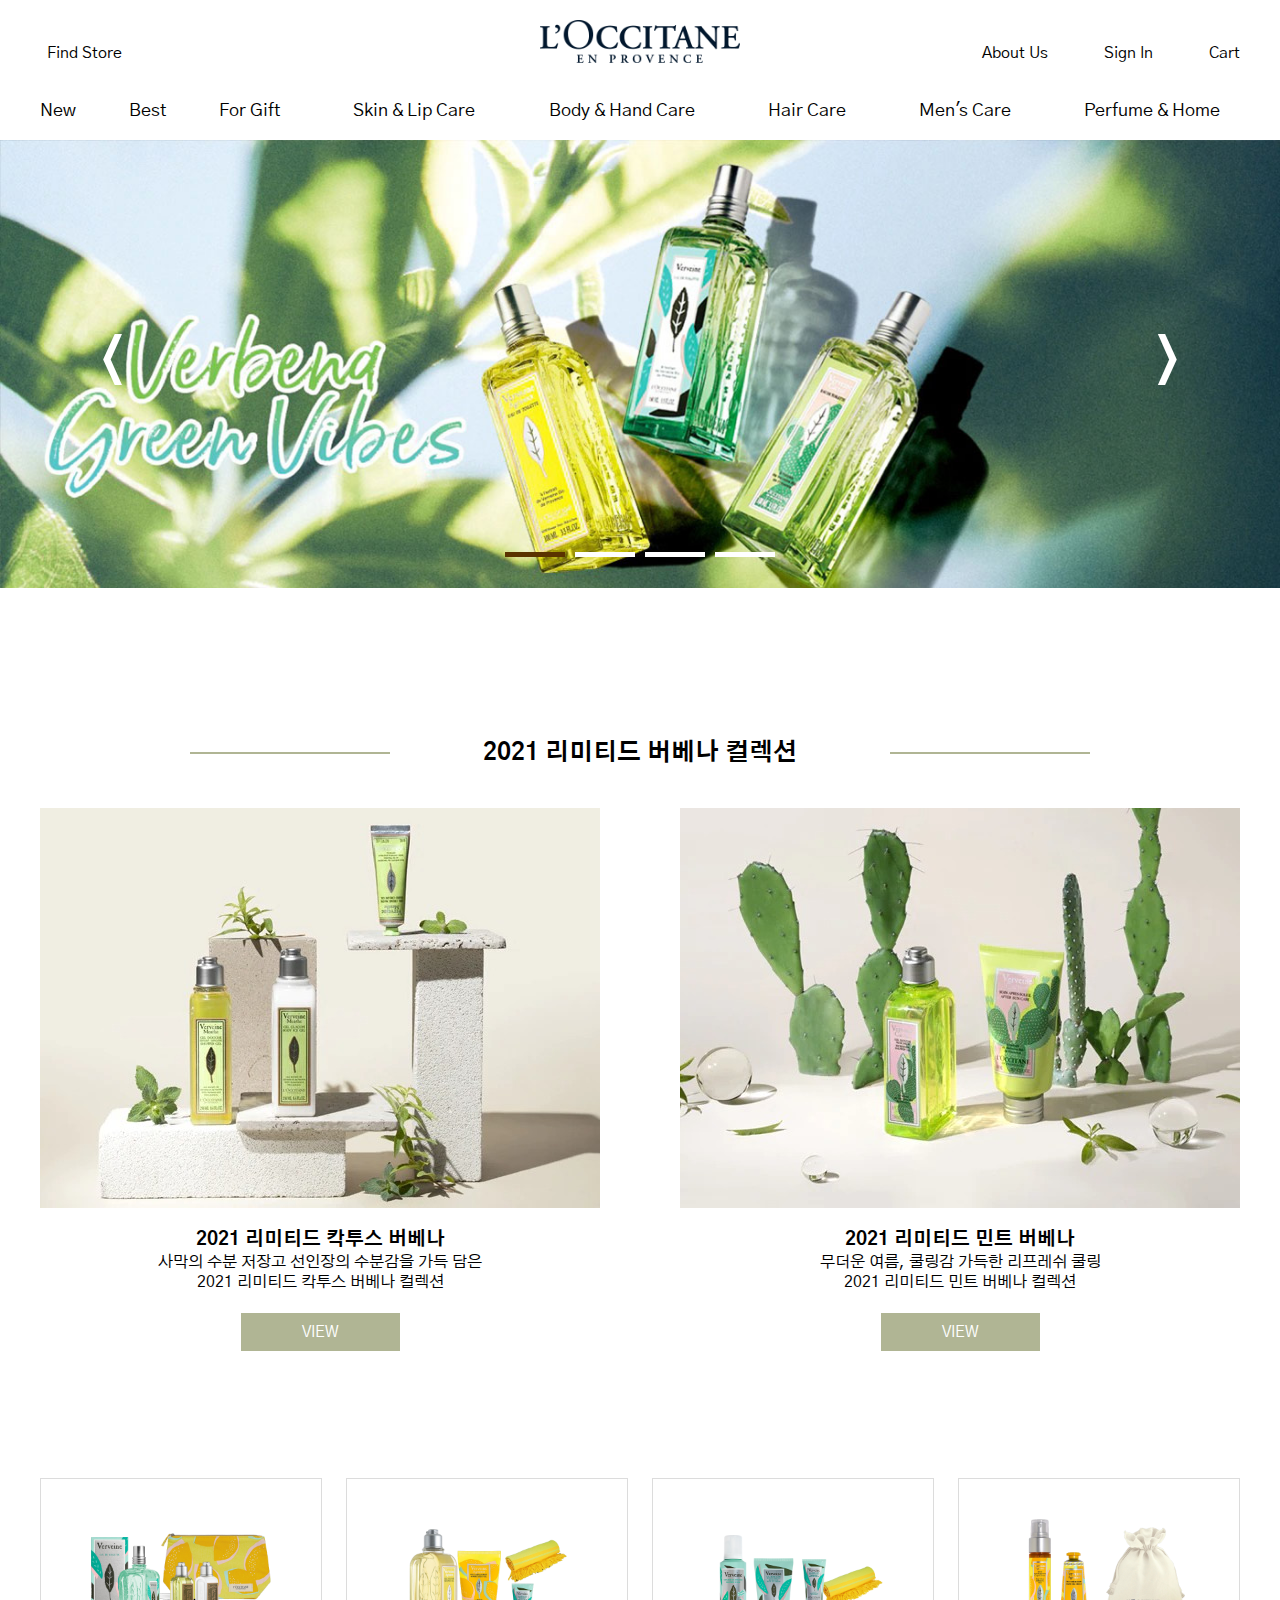
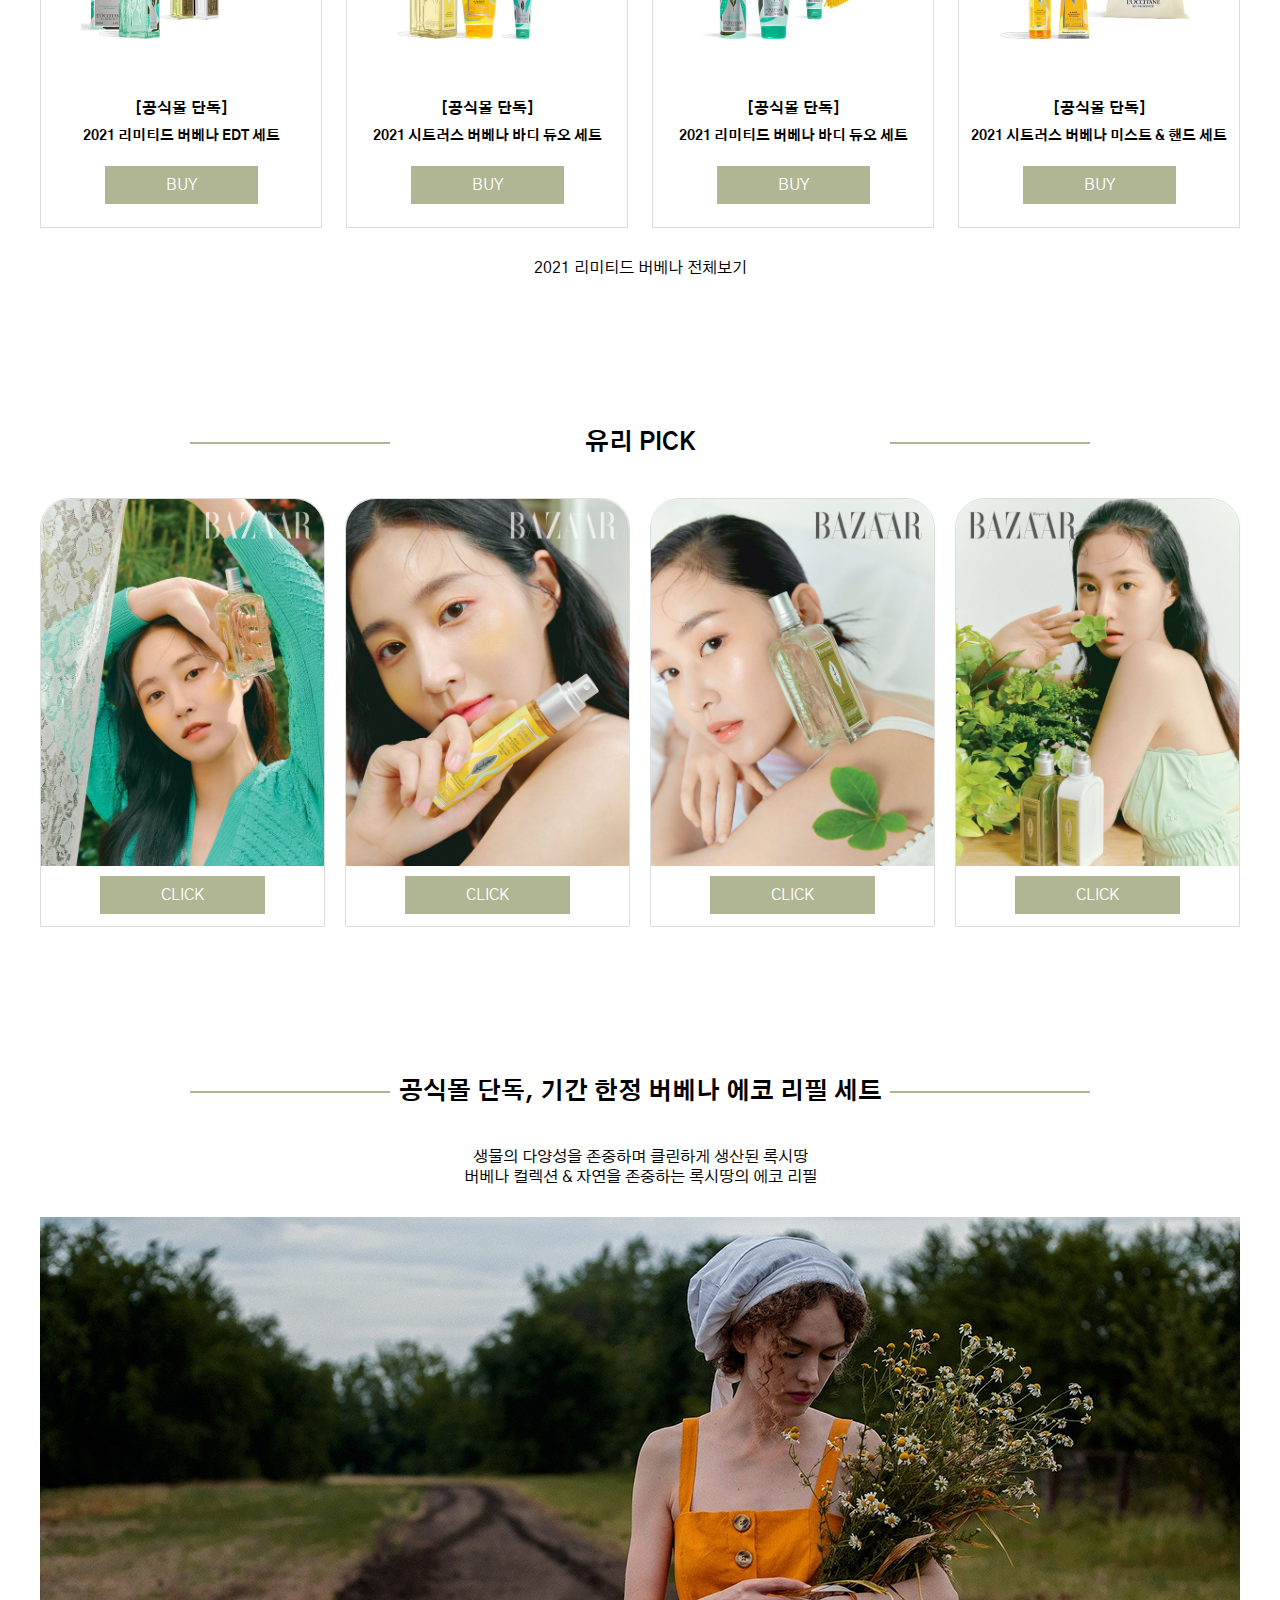
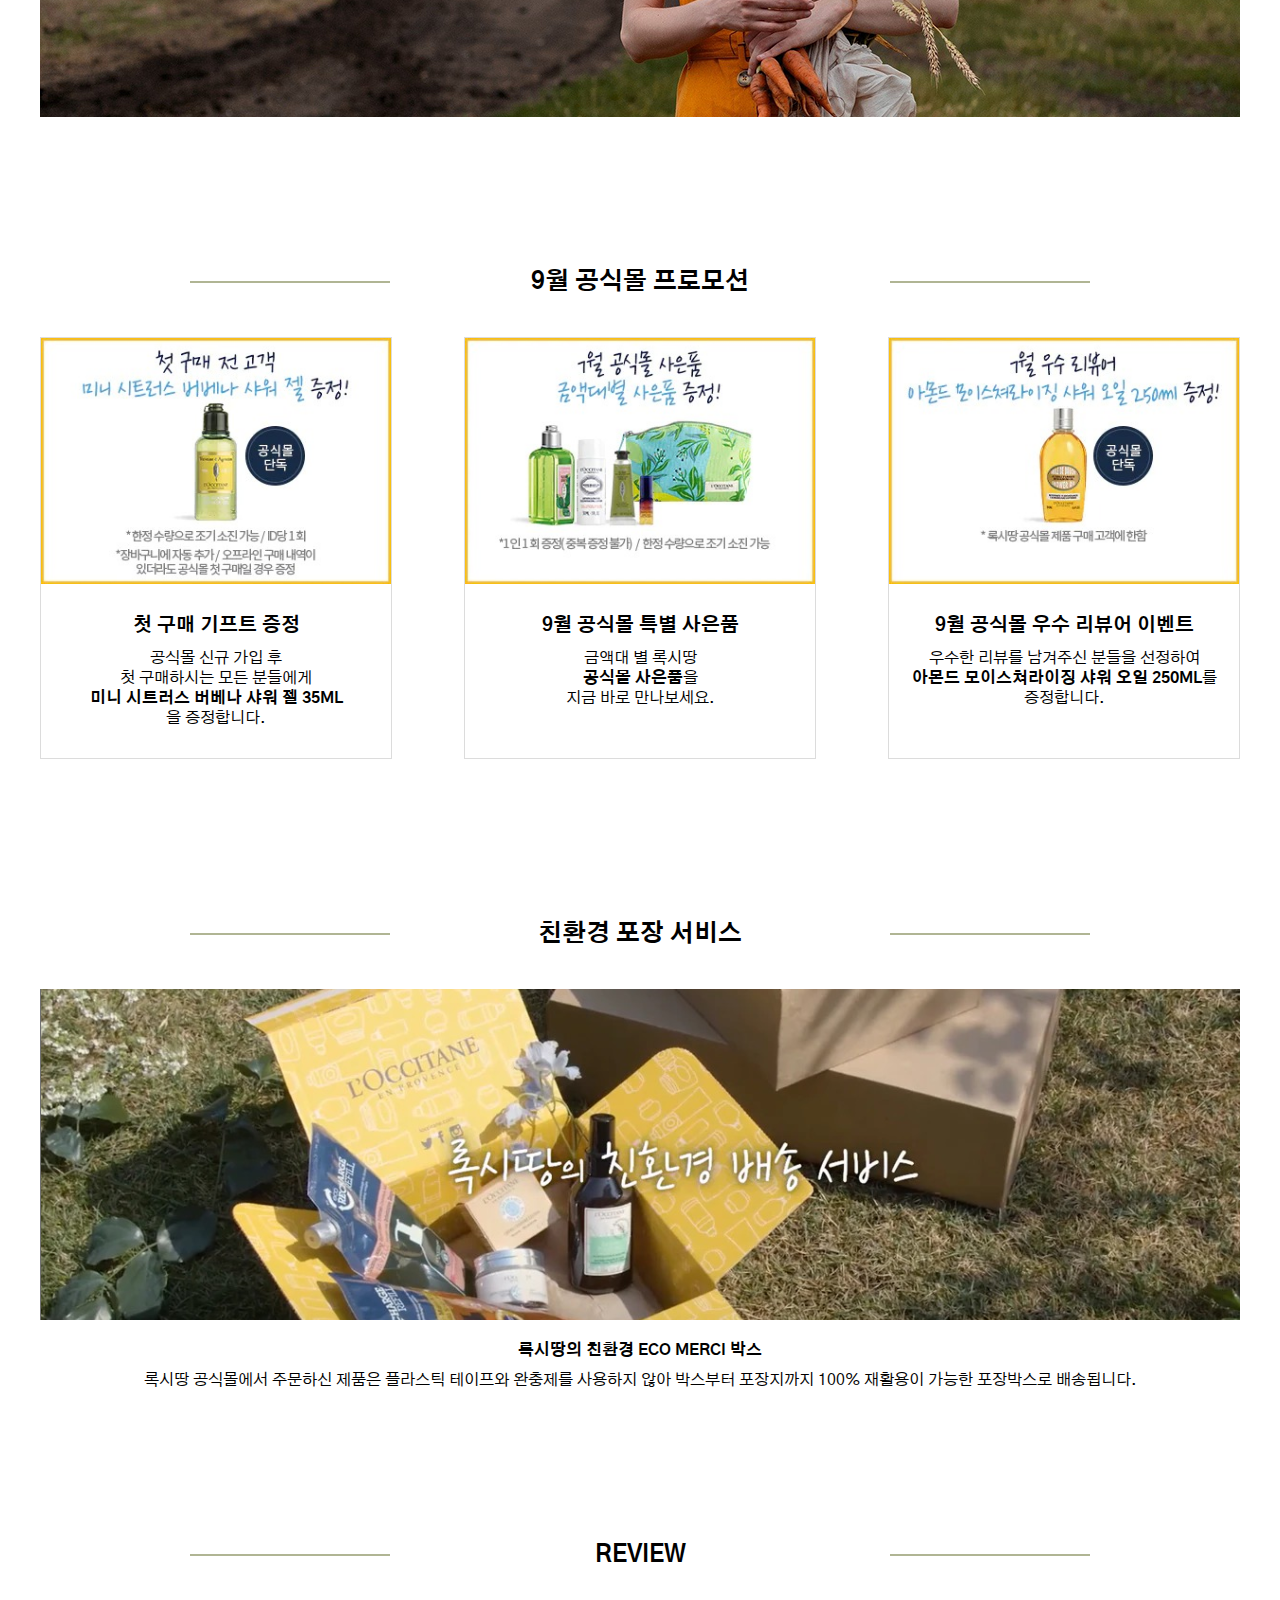
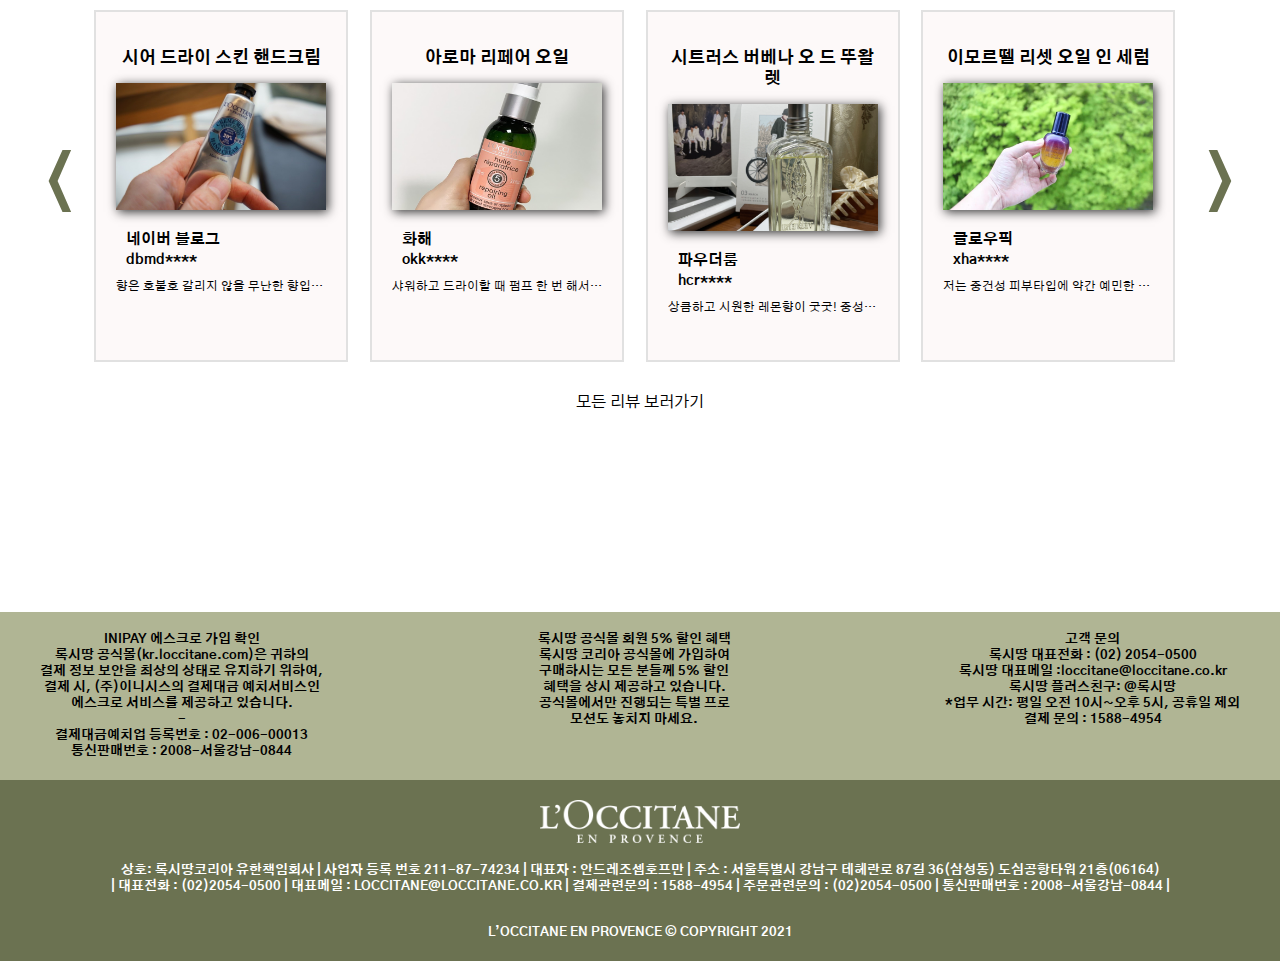
<file: loccitane/index.html>
<!DOCTYPE html>
<html lang="ko">
  <head>
    <meta charset="UTF-8">
    <title>LOCCITANE</title>
    <!-- css -->
    <link rel="stylesheet" href="css/style.css">
    <link rel="stylesheet" href="https://use.fontawesome.com/releases/v5.15.3/css/all.css" integrity="sha384-SZXxX4whJ79/gErwcOYf+zWLeJdY/qpuqC4cAa9rOGUstPomtqpuNWT9wdPEn2fk" crossorigin="anonymous">
    <!-- js -->
    <script src="script/lib/jquery-3.6.0.min.js"></script>
    <script src="script/costum.js"></script>

  </head>
  <body>
   <!-- container -->
    <div id="container">
     <!-- header -->
      <header>
        <!-- header_top -->
        <div class="header_top inner">
          <div class="place">
            <a href="#none"><i class="fas fa-map-marker-alt"></i>find store</a>
          </div>
          <h1 class="logo"><a href="#none">logo</a></h1>
          <div class="utile">
            <a href="#none"><i class="fas fa-building"></i>about us</a>
            <a href="#none"><i class="fas fa-user"></i>sign in</a>
            <a href="#none"><i class="fas fa-cart-plus"></i>cart</a>
          </div>
        </div>
        <!-- header_bottom -->
        <nav class="header_bottom inner">
          <ul class="gnb">
            <li><a href="#none">new</a></li>
            <li><a href="#none">best</a></li>
            <li><a href="#none">for gift</a>
              <!-- submenu1-->
              <div class="white_bar w1">
                <div class="inner sub_wrap1">
                  <div class="submu1">
                    <ul class="sub">
                      <li class="sub_title"><span>선물 받는 분</span>
                      <ul> 
                        <li><a href="#none">그녀를 위한</a></li>
                        <li><a href="#none">그를 위한</a></li>
                        <li><a href="#none">아이를 위한</a></li>
                      </ul>
                    </li>
                    </ul>
                  </div>
                  <div class="submu1">
                    <ul class="sub">
                      <li class="sub_title"><span>제품 타입</span>
                        <ul>
                          <li><a href="#none">스킨 케어</a></li>
                          <li><a href="#none">바디 케어</a></li>
                          <li><a href="#none">핸드 케어</a></li>
                          <li><a href="#none">헤어 케어</a></li>
                          <li><a href="#none">향수</a></li>
                          <li><a href="#none">홈 퍼퓸 & 디퓨저</a></li>
                          <li><a href="#none">립 케어 & 립 메이크업</a></li>
                        </ul>
                      </li>
                    </ul>
                  </div>
                  <div class="submu_bnr">
                    <img src="img/gift1_3.png" alt="gift:마음을 전하세요.">
                  </div>
                </div>
              </div>
              <!-- e:submenu1 -->
            </li>
            <li><a href="#none">skin & lip care</a>
            <!-- submenu2 -->
            <div class="white_bar w2">
              <div class="inner sub_wrap2">
                <div class="submu2">
                  <ul class="sub">
                    <li class="sub_title"><span>제품 타입</span>
                      <ul>
                        <li><a href="#none">클렌져</a></li>
                        <li><a href="#none">토너</a></li>
                        <li><a href="#none">수분 & 영양크림</a></li>
                        <li><a href="#none">세럼 & 오일</a></li>
                        <li><a href="#none">스크럽 & 마스크</a></li>
                        <li><a href="#none">아이 케어</a></li>
                        <li><a href="#none">자외선 차단제</a></li>
                        <li><a href="#none">미스트</a></li>
                        <li><a href="#none">립 케어 & 립 메이크업</a></li>
                        <li><a href="#none">에코 리필</a></li>
                      </ul>
                    </li>
                  </ul>
                </div>
                <div class="submu2">
                  <ul class="sub">
                    <li class="sub_title"><span>피부 고민</span>
                      <ul>
                        <li><a href="#none">화이트닝</a></li>
                        <li><a href="#none">수분 충전 & 보습</a></li>
                        <li><a href="#none">피부빛 & 탄력 개선</a></li>
                        <li><a href="#none">안티에이징</a></li>
                        <li><a href="#none">남성 스킨 케어</a></li>
                      </ul>
                    </li>
                  </ul>
                </div>
                <div class="bnr_wrap2">
                  <div class="lef_bnr">
                    <a href="#none">
                      <img src="img/skincare1.png" alt="skincare">
                      <p>리셋 세럼 듀오 프로모션</p>
                    </a>
                    <a href="#none" class="bnr_btn">CLICK</a>
                  </div>
                  <div class="rig_bnr">
                    <a href="#none">
                      <img src="img/skincare2.png" alt="skincare">
                        <p>이모르뗄 디바인</p>
                    </a>
                    <a href="#none" class="bnr_btn">CLICK</a>
                  </div>
                </div>
              </div>
            </div>
            <!-- e:submenu2 -->
            </li>
            <li><a href="#none">body & hand care</a>
              <!-- submenu3 -->
              <div class="white_bar w3">
                <div class="inner sub_wrap3">
                  <div class="bnr_wrap3">
                    <div class="lef_bnr">
                      <a href="#none">
                        <img src="img/OCC_acdf99bc4bd64754864fe5a422ff287d.png" alt="버베나 바디">
                          <p>2021 민트 버베나 바디 아이스 젤</p>
                      </a>
                      <a href="#none" class="bnr_btn">CLICK</a>
                    </div>
                  </div>
                  <div class="submu3">
                    <ul class="sub">
                      <li class="sub_title"><span>바디케어</span>
                        <ul>
                          <li><a href="#none">배쓰 & 샤워 젤</a></li>
                          <li><a href="#none">바디 스크럽</a></li>
                          <li><a href="#none">바디 로션 & 크림</a></li>
                          <li><a href="#none">바디 오일</a></li>
                          <li><a href="#none">풋 케어</a></li>
                          <li><a href="#none">비누</a></li>
                          <li><a href="#none">에코 리필</a></li>
                        </ul>
                      </li>
                    </ul>
                  </div>
                  <div class="submu3">
                    <ul class="sub">
                      <li class="sub_title"><span>핸드케어</span>
                        <ul>
                          <li><a href="#none">핸드 크림</a></li>
                          <li><a href="#none">핸드 워시</a></li>
                          <li><a href="#none">에코 리필</a></li>
                        </ul>
                      </li>
                    </ul>
                  </div>
                  <div class="bnr_wrap3">
                    <div class="rig_bnr">
                      <a href="#none">
                        <img src="img/OCC_a38fdn01srudm3.png" alt="버베나 바디">
                        <div class="rigbnr_tx">
                          <p>시어 드라이 스킨 핸드크림</p>
                        </div>
                      </a>
                      <a href="#none" class="bnr_btn">CLICK</a>
                    </div>
                  </div>
                </div>
              </div>
            </li>
            <li><a href="#none">hair care</a>
              <!-- submenu4 -->
              <div class="white_bar w4">
                <div class="inner sub_wrap4">
                  <div class="submu4">
                    <ul class="sub">
                      <li class="sub_title"><span>제품 타입</span>
                        <ul>
                          <li><a href="#none">샴푸</a></li>
                          <li><a href="#none">컨디셔너</a></li>
                          <li><a href="#none">마스크 & 트리트먼트</a></li>
                          <li><a href="#none">헤어 오일 & 에센스</a></li>
                        </ul>
                      </li>
                    </ul>
                  </div>
                  <div class="submu4">
                    <ul class="sub">
                      <li class="sub_title"><span>피부 고민</span>
                        <ul>
                          <li><a href="#none">손상 모발 케어 & 모발 윤기 공급</a></li>
                          <li><a href="#none">볼륨 케어 & 탈모 예방</a></li>
                          <li><a href="#none">지성 & 비듬성 두피 케어</a></li>
                          <li><a href="#none">민감성 두피 케어 & 모발 영양 공급</a></li>
                          <li><a href="#none">두피 유수분 밸런스 케어 & 모든 헤어</a></li>
                        </ul>
                      </li>
                    </ul>
                  </div>
                  <div class="bnr_wrap4">
                    <div class="lef_bnr">
                      <a href="#none">
                        <img src="img/OCC_0cc566112151477b9c31eef8a0dd9172.jpg" alt="">
                      </a>
                    </div>
                    <div class="rig_bnr">
                      <a href="#none">
                        <img src="img/OCC_6666adde6094484ca49626ba212bfdd2.webp" alt="">
                      </a>
                    </div>
                  </div>
                </div>
              </div>
            <!-- e:submenu4 -->
            </li>
            <li><a href="#none">men's care</a>
              <!-- submenu5 -->
              <div class="white_bar w5">
                <div class="inner sub_wrap5">
                  <div class="submu5">
                    <ul class="sub">
                      <li class="sub_title"><span>제품 타입</span>
                        <ul>
                          <li><a href="#none">스킨 케어</a></li>
                          <li><a href="#none">쉐이빙</a></li>
                          <li><a href="#none">배쓰 & 샤워</a></li>
                          <li><a href="#none">바디 로션 & 크림</a></li>
                          <li><a href="#none">향수</a></li>
                        </ul>
                      </li>
                    </ul>
                  </div>
                  <div class="lef_bnr">
                    <a href="#none">
                      <img src="img/Large-116_2021_SummerShooting_Men_Cade_Shaving_Routine_CMYK.png" alt="남성케어">
                    </a>
                   </div>
                  <div class="cen_bnr">
                    <a href="#none">
                      <img src="img/OCC_ab080acad3be4dd2bec297c839704961.png" alt="꺄드 CADE">
                      <div class="cenbnr_tx">
                        <p>꺄드 CADE</p>
                      </div>
                    </a>
                    <a href="#none" class="bnr_btn">CLICK</a>
                  </div>
                  <div class="rig_bnr">
                    <a href="#none">
                      <img src="img/OCC_24fe6ad7bcd649c980e0d6941b356dda.png" alt="캡 쎄드라 CAP CEDRAT">
                      <div class="rigbnr_tx">
                        <p>캡 쎄드라 CAP CEDRAT</p>
                      </div>
                      </a>
                      <a href="#none" class="bnr_btn">CLICK</a>
                    </div>
                </div>
              </div>
            </li>
            <li><a href="#none">perfume & home</a>
              <!-- submenu6 -->
              <div class="white_bar w6">
                <div class="inner sub_wrap6">
                  <div class="left_bnr">
                    <img src="img/womanperfme.png" alt="여성용 향수">
                    <a href="#none">여성용 향수</a>
                  </div>
                  <div class="cent_bnr">
                    <img src="img/manperfume.png" alt="남성용 향수">
                    <a href="#none">남성용 향수</a>
                  </div>
                  <div class="right_bnr">
                    <img src="img/home.png" alt="홈 케어">
                    <a href="#none">홈 케어</a>
                  </div>
                </div>
              </div>
            <!-- e:submenu6 -->
            </li>
          </ul>
        </nav>
      </header>
     <!-- e:header -->

     <!-- main -->
      <div class="main">
        <div class="sliderWrap">
          <!-- sliders -->
          <ul class="sliders">
            <li><a href="#none">
              <img src="img/main/OCC_5a88913042064e5fa48f25895799e869.jpg" alt="main1">
            </a></li>
            <li><a href="#none">
              <img src="img/main/BodySmoothing_M02.jpg" alt="main2">
            </a></li>
            <li><a href="#none">
              <img src="img/main/202106_Verbena_M02.jpg" alt="main3">
            </a></li>
            <li><a href="#none">
              <img src="img/main/OCC_01b472f5b25f462b93ea1ada92fc6d22.jpg" alt="main4">
            </a></li>
          </ul>
          <!-- arrowWrap -->
          <div class="arrowWrap">
            <a href="#none" class="prev"> 〈 </a>
              <a href="#none" class="next"> 〉 </a>
          </div>
          <!-- indicator -->
          <div class="indicator">
          </div>
        </div> <!-- e:sliderWrap -->
      </div>
     <!-- e:main -->

     <!-- cont -->
      <div id="cont" class="cont_wrap">
        <!-- cont1 -->
        <div class="cont1 inner">
          <h2>2021 리미티드 버베나 컬렉션</h2>
          <div class="cont1_item">
            <div class="cont1_box1">
              <div class="cont1_img">
                <img src="img/pic1.jpg" alt="
                  2021 리미티드 칵투스 버베나">
              </div>
              <div class="cont1_txt">
                <h3>2021 리미티드 칵투스 버베나</h3>
                <p>
                    사막의 수분 저장고 선인장의 수분감을 가득 담은<br>
                    2021 리미티드 칵투스 버베나 컬렉션
                </p>
                <a href="#none" class="click_btn">VIEW</a>
              </div>
            </div>
            <div class="cont1_box2">
              <div class="cont1_img">
                <img src="img/pic2.jpg" alt="2021 리미티드 민트 버베나">
              </div>
              <div class="cont1_txt">
                <h3>2021 리미티드 민트 버베나</h3>
                <p>
                    무더운 여름, 쿨링감 가득한 리프레쉬 쿨링<br>
                    2021 리미티드 민트 버베나 컬렉션
                </p>
                <a href="#none" class="click_btn">VIEW</a>
              </div>
           </div>
          </div>
        </div>
        <!-- cont2 -->
        <div class="cont2 inner">
          <div class="cont2_item">
             <div class="cont2_box1 box1">
              <div class="cont2_img">
                <img src="img/OCC_8d5dde55885446138a8895543dd8b196.png" alt="2021 리미티드 버베나 EDT 세트">
              </div>
              <div class="cont2_txt">
                <h3>[공식몰 단독]</h3>
                <h4>2021 리미티드 버베나 EDT 세트</h4>
                <a href="#none" class="click_btn">BUY</a>
              </div>
            </div>
            <div class="cont2_box2 box1">
              <div class="cont2_img">
                <img src="img/OCC_f7f13369097a419da29969313309d90c.png" alt="2021 시트러스 버베나 바디 듀오 세트">
              </div>
              <div class="cont2_txt">
                <h3>[공식몰 단독]</h3>
                <h4>2021 시트러스 버베나 바디 듀오 세트</h4>
                <a href="#none" class="click_btn">BUY</a>
              </div>
            </div>
            <div class="cont2_box3 box1">
              <div class="cont2_img">
                <img src="img/OCC_a6a772d8423041f2ad87d499f81fb274.png" alt="2021 리미티드 버베나 바디 듀오 세트">
              </div>
               <div class="cont2_txt">
                <h3>[공식몰 단독]</h3>
                <h4>2021 리미티드 버베나 바디 듀오 세트</h4>
                <a href="#none" class="click_btn">BUY</a>
              </div>
            </div>
            <div class="cont2_box4 box1">
              <div class="cont2_img">
                <img src="img/OCC_3b49cec1ad484715a7023efcd7d70ec8.png" alt="2021 시트러스 버베나 미스트 & 핸드 세트">
              </div>
              <div class="cont2_txt">
                 <h3>[공식몰 단독]</h3>
                <h4>2021 시트러스 버베나 미스트 & 핸드 세트</h4>
                 <a href="#none" class="click_btn">BUY</a>
              </div>
            </div>
          </div>
          <a href="#none" class="example">
              2021 리미티드 버베나 전체보기
          </a>
        </div>
        <!-- cont3 -->
        <section id="client" class="cont3">
          <div class="inner cont3_yuri">
            <h2>유리 PICK</h2>
            <ul class="cont3_items">
              <li class="cont3_item">
                <div class="cont3_img">
                  <img src="img/yuripick/yuri_1.jpg" alt="">
                  <div class="cont3_box">
                    <p>시트러스 버베나 오 드 뚜왈렛 100ml</p>
                  </div>
                </div>
                <div class="cont3_txt">
                  <a href="#none" class="click_btn">
                      CLICK
                  </a>
                </div>
              </li>
              <li class="cont3_item">
                <div class="cont3_img">
                  <img src="img/yuripick/yuri_2.jpg" alt="">
                   <div class="cont3_box">
                    <p>시트러스 버베나 바디 &<br>
                        헤어 리프레싱 미스트 50ml</p>
                  </div>
                </div>
                <div class="cont3_txt">
                  <a href="#none" class="click_btn">
                      CLICK
                  </a>
                </div>
              </li>
              <li class="cont3_item">
                <div class="cont3_img">
                  <img src="img/yuripick/yuri_3.jpg" alt="">
                  <div class="cont3_box">
                    <p>클래식 버베나 오 드 뚜왈렛 100ml</p>
                  </div>
                </div>
                <div class="cont3_txt">
                  <a href="#none" class="click_btn">
                      CLICK
                  </a>
                </div>
              </li>
              <li class="cont3_item">
                <div class="cont3_img">
                  <img src="img/yuripick/yuri_4.jpg" alt="">
                  <div class="cont3_box">
                      <p>클래식 버베나 바디 듀오 세트</p>
                  </div>
                </div>
                <div class="cont3_txt">
                  <a href="#none" class="click_btn">
                    CLICK
                  </a>
                </div>
              </li>
            </ul>
          </div>
        </section>
        <!-- cont4 -->
        <div class="cont4 inner">
          <h2>공식몰 단독, 기간 한정 버베나 에코 리필 세트</h2>
          <div class="cont4_txt">
            <p>
              생물의 다양성을 존중하며 클린하게 생산된 록시땅<br>
              버베나 컬렉션 & 자연을 존중하는 록시땅의 에코 리필
            </p>
         </div>
          <div class="cont4_img">
            <img src="img/eco1.png" alt="버베나 에코 리필 세트">
          </div>
        </div>
        <!-- cont5 -->
        <div class="cont5 inner">
          <h2>9월 공식몰 프로모션</h2>
          <div class="cont5_item">
            <div class="cont5_box">
              <div class="cont5_img">
                <img src="img/OCC_cb07b601852c407ebf835a013ab9a90b.jpg" alt="7월 promotion1">
              </div>
              <div class="cont5_txt">
                <h3>첫 구매 기프트 증정</h3>
                <p>
                  공식몰 신규 가입 후<br>
                  첫 구매하시는 모든 분들에게<br>
                  <b>미니 시트러스 버베나 샤워 젤 35ML</b><br>
                  을 증정합니다.
                </p>
              </div>
            </div>
            <div class="cont5_box">
              <div class="cont5_img">
                <img src="img/OCC_b492a71690ac46b5a0056f6535d45358.jpg" alt="7월 promotion2">
              </div>
              <div class="cont5_txt">
                <h3>9월 공식몰 특별 사은품</h3>
                <p>금액대 별 록시땅<br>
                  <b>공식몰 사은품</b>을<br>
                  지금 바로 만나보세요.
                </p>
              </div>
            </div>
            <div class="cont5_box">
               <div class="cont5_img">
                <img src="img/OCC_5f1e41e3a92b4e19a92f277b7fe559da.jpg" alt="7월 promotion3">
              </div>
              <div class="cont5_txt">
                <h3>9월 공식몰 우수 리뷰어 이벤트</h3>
                <p>우수한 리뷰를 남겨주신 분들을 선정하여<br><b>아몬드 모이스쳐라이징 샤워 오일 250ML</b>를 증정합니다.</p>
              </div>
            </div>
          </div>
        </div>
        <!-- cont6 -->
        <div class="cont6 inner">
          <h2>친환경 포장 서비스</h2>
          <div class="cont6_img">
            <img src="img/service1.png" alt="친환경 포장 서비스">
          </div>
          <div class="cont6_txt">
            <h3>록시땅의 친환경 ECO MERCI 박스</h3>
            <p>
              록시땅 공식몰에서 주문하신 제품은 플라스틱 테이프와 완충제를 사용하지 않아 박스부터 포장지까지 100% 재활용이 가능한 포장박스로 배송됩니다. 
            </p>
          </div>
        </div>
        <!-- cont7 -->
        <div class="cont7 inner">
          <h2>REVIEW</h2>
          <div class="sliderWrap7">
            <ul class="slides7">
              <li class="box">
                <a href="#none">
                  <h3>시어 드라이 스킨 핸드크림</h3>
                  <div class="cont7_img">
                    <img src="img/REVIEW/review1.png" alt="시어 드라이 스킨 핸드크림">
                  </div>
                  <div class="cont7_txt">
                    <h4>네이버 블로그</h4>
                    <b>dbmd****</b>
                    <span>
                      <i class="fas fa-star"></i>
                      <i class="fas fa-star"></i>
                      <i class="fas fa-star"></i>
                      <i class="fas fa-star"></i>
                      <i class="far fa-star"></i>
                    </span>
                    <p>
                      향은 호불호 갈리지 않을 무난한 
                      향입니다. 발랐을 때 발랐다는 느
                      낌이 별로 나지 않아요. 단점은 손
                      이 엄청 건조한 사람은 왕!창! 바
                      르지 않으면 보습되는 느낌이 안
                    </p>
                  </div>
                </a>
              </li>
              <li class="box">
                <a href="#none">
                  <h3>아로마 리페어 오일</h3>
                  <div class="cont7_img">
                    <img src="img/REVIEW/review2.png" alt="시어 드라이 스킨 핸드크림">
                  </div>
                  <div class="cont7_txt">
                    <h4>화해</h4>
                    <b>okk****</b>
                    <span>
                      <i class="fas fa-star"></i>
                      <i class="fas fa-star"></i>
                      <i class="fas fa-star"></i>
                      <i class="fas fa-star"></i>
                      <i class="fas fa-star"></i>
                    </span>
                    <p>
                      샤워하고 드라이할 때 펌프 한 번
                      해서 사용하면 열손상이 조금 줄어
                      드는 것 같아요 평상시 헤어제품 잘
                      안 쓰는데 이 제품은 정말 애용합니
                      다~ 향도 은은하니 나쁘지 않아요.
                    </p>
                  </div>
                </a>
              </li>
              <li class="box">
                <a href="#none">
                  <h3>시트러스 버베나 오 드 뚜왈렛</h3>
                  <div class="cont7_img">
                    <img src="img/REVIEW/review3.png" alt="시어 드라이 스킨 핸드크림">
                  </div>
                  <div class="cont7_txt">
                    <h4>파우더룸</h4>
                    <b>hcr****</b>
                    <span>
                      <i class="fas fa-star"></i>
                      <i class="fas fa-star"></i>
                      <i class="fas fa-star"></i>
                      <i class="fas fa-star"></i>
                      <i class="fas fa-star"></i>
                    </span>
                    <p>
                      상큼하고 시원한 레몬향이 굿굿! 중성적인 느낌이 강한 향으로 상쾌한 기분으로 사용하기 정말 좋습니다. 용량도 일반적으로 50ml대의 용량인 시중의 향수들과 비교하면 넉넉해서 여유롭게 사용할 수 있다는 점도 좋습니다. 다 좋은데 지속력이
                      너무 짧습니다. 향 자제는 은은하고 강하지 않은 편인데 거기에 지속력까지 짧으니 주력으로 사용하기에는 아쉬운 점이 있습니다.
                    </p>
                  </div>
                </a>
              </li>
              <li class="box">
                <a href="#none">
                  <h3>이모르뗄 리셋 오일 인 세럼</h3>
                  <div class="cont7_img">
                    <img src="img/REVIEW/review4.png" alt="시어 드라이 스킨 핸드크림">
                  </div>
                  <div class="cont7_txt">
                    <h4>글로우픽</h4>
                    <b>xha****</b>
                    <span>
                      <i class="fas fa-star"></i>
                      <i class="fas fa-star"></i>
                      <i class="fas fa-star"></i>
                      <i class="fas fa-star"></i>
                      <i class="fas fa-star-half-alt"></i>
                    </span>
                    <p>
                      저는 중건성 피부타입에 약간 예민한 편인데 크게 트러블 유발도 안나고 촉촉하게 수분보습이 잘 되었습니다. 특히 노란 알갱이 흡수 시킬 때 피부가 정말 좋아지는 느낌이에요. 다만 가격이 너무 부담되긴 합니다. 가격은 비싼편이지만 그만큼 제품 자체는 좋아서 쭉 사용할 것 같아요.
                    </p>
                  </div>
                </a>
              </li>
              <li class="box">
                <a href="#none">
                  <h3>이모르뗄 리셋 오일 인 세럼</h3>
                  <div class="cont7_img">
                    <img src="img/REVIEW/review4.png" alt="시어 드라이 스킨 핸드크림">
                  </div>
                  <div class="cont7_txt">
                    <h4>글로우픽</h4>
                    <b>xha****</b>
                    <span>
                      <i class="fas fa-star"></i>
                      <i class="fas fa-star"></i>
                      <i class="fas fa-star"></i>
                      <i class="fas fa-star"></i>
                      <i class="fas fa-star-half-alt"></i>
                    </span>
                    <p>
                      저는 중건성 피부타입에 약간 예민한 편인데 크게 트러블 유발도 안나고 촉촉하게 수분보습이 잘 되었습니다. 특히 노란 알갱이 흡수 시킬 때 피부가 정말 좋아지는 느낌이에요. 다만 가격이 너무 부담되긴 합니다. 가격은 비싼편이지만 그만큼 제품 자체는 좋아서 쭉 사용할 것 같아요.
                    </p>
                  </div>
                </a>
              </li>
              <li class="box">
                <a href="#none">
                  <h3>이모르뗄 리셋 오일 인 세럼</h3>
                  <div class="cont7_img">
                    <img src="img/REVIEW/review4.png" alt="시어 드라이 스킨 핸드크림">
                  </div>
                  <div class="cont7_txt">
                    <h4>글로우픽</h4>
                    <b>xha****</b>
                    <span>
                      <i class="fas fa-star"></i>
                      <i class="fas fa-star"></i>
                      <i class="fas fa-star"></i>
                      <i class="fas fa-star"></i>
                      <i class="fas fa-star-half-alt"></i>
                    </span>
                    <p>
                      저는 중건성 피부타입에 약간 예민한 편인데 크게 트러블 유발도 안나고 촉촉하게 수분보습이 잘 되었습니다. 특히 노란 알갱이 흡수 시킬 때 피부가 정말 좋아지는 느낌이에요. 다만 가격이 너무 부담되긴 합니다. 가격은 비싼편이지만 그만큼 제품 자체는 좋아서 쭉 사용할 것 같아요.
                    </p>
                  </div>
                </a>
              </li>
              <li class="box">
                <a href="#none">
                  <h3>이모르뗄 리셋 오일 인 세럼</h3>
                  <div class="cont7_img">
                    <img src="img/REVIEW/review4.png" alt="시어 드라이 스킨 핸드크림">
                  </div>
                  <div class="cont7_txt">
                    <h4>글로우픽</h4>
                    <b>xha****</b>
                    <span>
                      <i class="fas fa-star"></i>
                      <i class="fas fa-star"></i>
                      <i class="fas fa-star"></i>
                      <i class="fas fa-star"></i>
                      <i class="fas fa-star-half-alt"></i>
                    </span>
                    <p>
                      저는 중건성 피부타입에 약간 예민한 편인데 크게 트러블 유발도 안나고 촉촉하게 수분보습이 잘 되었습니다. 특히 노란 알갱이 흡수 시킬 때 피부가 정말 좋아지는 느낌이에요. 다만 가격이 너무 부담되긴 합니다. 가격은 비싼편이지만 그만큼 제품 자체는 좋아서 쭉 사용할 것 같아요.
                    </p>
                  </div>
                </a>
              </li>
              <li class="box">
                <a href="#none">
                  <h3>이모르뗄 리셋 오일 인 세럼</h3>
                  <div class="cont7_img">
                    <img src="img/REVIEW/review4.png" alt="시어 드라이 스킨 핸드크림">
                  </div>
                  <div class="cont7_txt">
                    <h4>글로우픽</h4>
                    <b>xha****</b>
                    <span>
                      <i class="fas fa-star"></i>
                      <i class="fas fa-star"></i>
                      <i class="fas fa-star"></i>
                      <i class="fas fa-star"></i>
                      <i class="fas fa-star-half-alt"></i>
                    </span>
                    <p>
                      저는 중건성 피부타입에 약간 예민한 편인데 크게 트러블 유발도 안나고 촉촉하게 수분보습이 잘 되었습니다. 특히 노란 알갱이 흡수 시킬 때 피부가 정말 좋아지는 느낌이에요. 다만 가격이 너무 부담되긴 합니다. 가격은 비싼편이지만 그만큼 제품 자체는 좋아서 쭉 사용할 것 같아요.
                    </p>
                  </div>
                </a>
              </li>
            </ul> <!--e:slide7-->
            <div class="arrow7">
              <a href="#none" class="prev7"> 〈 </a>
              <a href="#none" class="next7"> 〉 </a>
            </div> <!--e:arrow7-->
          </div> <!--e:slider7-->
          <a href="#none" class="example">
              모든 리뷰 보러가기
          </a>
        </div>
      </div>
     <!-- footer -->
      <footer id="footer" class="foot">
        <div class="top_foot">
          <div class="question inner">
            <div class="lef_txt ">
              <p>INIPAY 에스크로 가입 확인</p>
              <p>록시땅 공식몰(kr.loccitane.com)은 귀하의<br>
                결제 정보 보안을 최상의 상태로 유지하기 위하여,<br>
                결제 시, (주)이니시스의 결제대금 예치서비스인<br>
                에스크로 서비스를 제공하고 있습니다.<br>
                -<br>
                결제대금예치업 등록번호 : 02-006-00013<br>
                통신판매번호 :  2008-서울강남-0844
              </p>
            </div>
            <div class="cen_txt">
              <p>록시땅 공식몰 회원 5% 할인 혜택</p>
              <p>
                록시땅 코리아 공식몰에 가입하여 <br>
                구매하시는 모든 분들께 5% 할인<br>
                혜택을 상시 제공하고 있습니다.<br>
                공식몰에서만 진행되는 특별 프로<br>
                모션도 놓치지 마세요.<br>
              </p>
            </div>
            <div class="rig_txt">
              <p>
                고객 문의<br>
                록시땅 대표전화 : (02) 2054-0500<br>
                록시땅 대표메일 :loccitane@loccitane.co.kr<br>
                록시땅 플러스친구: @록시땅<br>
                *업무 시간: 평일 오전 10시~오후 5시, 공휴일 제외<br>
                결제 문의 : 1588-4954
              </p>
            </div>
          </div>
        </div>
        <div class="bot_foot">
          <h2 class="foot_logo inner">
            <a href="#none">logo</a>
          </h2>
          <div class="top_txt inner">
            <p>
              상호: 록시땅코리아 유한책임회사 | 사업자 등록 번호 211-87-74234 | 대표자 : 안드레조셉호프만 | 주소 : 서울특별시 강남구 테헤란로 87길 36(삼성동) 도심공항타워 21층(06164)<br>
              | 대표전화 : (02)2054-0500 | 대표메일 : LOCCITANE@LOCCITANE.CO.KR | 결제관련문의 : 1588-4954 | 주문관련문의 : (02)2054-0500 | 통신판매번호 : 2008-서울강남-0844 |
            </p>
          </div>
          <div class="bot_txt inner">
            <p>L’OCCITANE EN PROVENCE © COPYRIGHT 2021</p>
          </div>
        </div>
      </footer>

    </div>
  </body>
</html>
</file>
<file: loccitane/css/style.css>
@charset "UTF-8";
@import url('https://fonts.googleapis.com/css2?family=Gothic+A1:wght@400;500;700&display=swap');
/* font-family: 'Gothic A1', sans-serif; */
@import url('https://fonts.googleapis.com/css2?family=Indie+Flower&display=swap');
/* font-family: 'Indie Flower', cursive; */

/* reset */
body {
  font-family: 'Gothic A1', sans-serif;
  margin: 0;
}
h1,h2,h3,h4,h5,h6 {margin: 0;}
ul,ol {list-style: none; padding: 0; margin: 0;}
a {text-decoration: none; color: black;}
p {margin: 0;}
img {width: 100%; vertical-align: top;}

/* common */
.inner {width: 1200px; margin: 0 auto;}
.click_btn {
  border: 1px solid #B0B594; color: white;
  background-color: #B0B594 ;
  padding: 10px 60px;
}
.click_btn:hover {
  border: 1px solid #6B7251;
  background-color: #6B7251;
}
.example {
  text-align: center;
  display: block; width: 250px; 
  margin: 30px auto 0; font-size: 16px;
}
.example:hover {text-decoration:underline;}

/* container */
#container {min-width: 1200px}

/* header */
header {
  position: relative; text-transform: capitalize;
}

/* header_top */
.header_top {
  display: flex;
  justify-content: space-between;
  align-items: flex-end;
  font-size: 16px;
  padding-top: 20px; padding-bottom: 20px;
}
/* place */
.place {flex: 1;}
.place a {
  display: block;
}
.place a:hover {text-decoration:underline;}
.place a i {padding-right: 7px;}
/* logo */
.logo {width: 200px; margin: 0 100px;}
.logo a {
  display: block;
  width: 200px; height: 43px;
  background: url(../img/logo.png) no-repeat left top;
  background-size: contain;
  text-indent: -9999px; overflow: hidden;
}
/* utile */
.utile {flex: 1;  text-align: right;}
.utile a {
  margin-left: 5px; padding-left: 10px; padding-right: 30px;
}
.utile a:hover {text-decoration:underline;}
.utile a i {padding-right: 7px;}

.utile a:nth-child(3) {padding-right: 0;}
/* header_bottom */
.header_bottom {}
.gnb {
  display: flex;
  justify-content: space-between;
  font-size: 18px; padding: 5px 0;
}
.gnb>li>a {
    display: block; 
    text-transform: capitalize;
    padding: 12px 20px;
}
.gnb a:first-child {padding-left: 0;}
.gnb a:last-child {padding-right: 0;}
.gnb>li>a:hover {
  color:  #B0B594;
  box-sizing: border-box;
}


    /* submenu */
    /* .gnb>li:hover .white_bar {display: block;}
    .gnb li:nth-child(2) .white_bar {display: block;} */
  .white_bar {
    display: none; z-index: 1;
    position: absolute; top:100%; left: 0px;
    width: 100%; box-shadow: 0px 2px 2px #000;
    background-color: white;
    cursor: pointer;
    padding: 40px 0;
  }

  .sub {width: 200px; text-align: center;}
    .sub_title span {
      display: block;
      width: 100%; text-align: center;
      border: 1px solid rgb(192, 190, 190);
      border-left: none;
      border-right: none;
      padding: 5px 0; 
      margin-bottom: 5px;
      font-size: 15px; font-weight: bold;
      color: #6B7251;
    }
    .sub a {
      line-height: 20px;
       font-size: 15px; padding: 10px;
       margin: 5px;
     }
     .sub a:hover { color: #B0B594; }

    /* sub1 */
    .sub_wrap1 {
      display: flex;
      justify-content: space-between;
    }
    .submu1 {flex:2;}
    .submu_bnr {
      width: 500px; 
      /* border: 5px solid #6B7251; */
      text-align: center;
    }
    .submu_bnr img {vertical-align: middle;}

    /* sub2*/
    .sub_wrap2 {
      display: flex;
      justify-content: space-between;
    }

    .submu2 {flex:2;}
     .bnr_wrap2 { display: flex; justify-content: space-between;}
     .bnr_wrap2 p { 
       margin-top: 20px;
       font-size: 18px;
      }
     .bnr_wrap2 p:hover {color: black;}
    .lef_bnr {
      width: 300px; margin-right: 50px;
      /* border: 5px solid #6B7251; */
      text-align: center;
    }
    .rig_bnr { 
      width: 300px; 
      /* border: 5px solid #6B7251; */
      text-align: center;
    }

    .bnr_btn {
      width: 100px; height: 30px;
      margin: 20px auto;
      line-height: 33px;
      border: 1px solid #B0B594; 
      background-color: #B0B594;
      color: white;
    }
    .bnr_btn:hover { 
      border: 1px solid #6B7251;
      background-color: #6B7251;
    }
    

    /* sub3*/
    .sub_wrap3 { 
      display: flex; justify-content: space-between;
    }
    .sub_wrap3 .lef_bnr{margin: 0;}
    .submu3 {display: flex;}
    .bnr_wrap3 {}
     .bnr_wrap3 p { 
       margin-top: 20px;
       font-size: 18px;
      }
     .bnr_wrap3 p:hover {color: black;}
    .lef_bnr {
      width: 300px;
      /* border: 5px solid #6B7251; */
      text-align: center;
    }
    .rig_bnr { 
      width: 300px; 
      /* border: 5px solid #6B7251; */
      text-align: center;
    }
    .bnr_btn {
      width: 100px; height: 30px;
      margin: 20px auto;
      line-height: 33px;
      border: 1px solid #B0B594; 
      background-color: #B0B594;
      color: white;
    }
    .bnr_btn:hover { 
      border: 1px solid #6B7251;
      background-color: #6B7251;
    }

.sub_wrap5>div {margin: 20px 0;}
    .sub_wrap5>div img {width: 100%;}

    /* sub4*/
    .sub_wrap4 {
      display: flex;
      justify-content: space-between;
    }
    .submu4 {
      flex:2; display: flex; justify-content: space-between;
    }
    .sub_wrap4 sub {}
     .bnr_wrap4 { display: flex; }
     .bnr_wrap4 p { 
       margin-top: 20px;
       font-size: 18px;
      }
     .bnr_wrap4 p:hover {color: black;}
    .lef_bnr {
      margin-left: 70px;
      width: 300px;
      /* border: 5px solid #6B7251; */
      text-align: center;
    }
    .rig_bnr { 
      width: 300px; 
      /* border: 5px solid #6B7251; */
      text-align: center;
    }
    .bnr_wrap4 img {vertical-align: middle;}
    .bnr_btn {
      display: block;
      width: 200px; height: 40px;
      margin: 20px auto;
      line-height: 43px;
      border: 1px solid #B0B594; 
      background-color: #B0B594;
      color: white;
    }
    .bnr_btn:hover { 
      border: 1px solid #6B7251;
      background-color: #6B7251;
    }

    /* sub5*/
    .sub_wrap5 {display:flex; justify-content: space-between;}
    .submu5 {}
    .sub_wrap5>div {margin:0;}
     .sub_wrap5 p { 
      margin-top: 20px;
       font-size: 18px;
      }
    .lef_bnr {
      width: 300px;
      border: 1px solid rgb(192, 190, 190);
      text-align: center;
    }
    
    .cen_bnr {
      width: 300px; 
      border: 1px solid rgb(192, 190, 190);
      text-align: center;
    }
    .rig_bnr { 
      width: 300px; 
      border: 1px solid rgb(192, 190, 190);
      text-align: center;
    }
    .bnr_btn {
      width: 100px; height: 30px;
      margin: 20px auto;
      line-height: 33px;
      border: 1px solid #B0B594; 
      background-color: #B0B594;
      color: white;
    }
    .bnr_btn:hover { 
      border: 1px solid #6B7251;
      background-color: #6B7251;
    }
    

    /* sub6*/
    .sub_wrap6 {
      display: flex; 
      justify-content: space-between;
      text-align: center;
    }
    .sub_wrap6 a {
      display: block;
      /* border: 1px solid #000; */
      margin-top: 15px;
      font-size: 15px; 

      /* padding: 30px; */
    }
    .sub_wrap6 a:hover { color: #B0B594;}
    .sub_wrap6>div {flex:1; margin: 20px;}
    .sub_wrap6>div img {width: 100%;}
    .sub_wrap6>.left_bnr {margin-left: 0;}
    .sub_wrap6>.cent_bnr {}
    .sub_wrap6>.right_bnr { margin-right: 0;}

    /* e:submenu */
  /* e:header */


/* main */
.main {}
/* slider */
.sliderWrap {
  position: relative;
  width: 100%; 
  padding-top: 35%; 
  /* (hight/width)&100% */
  margin: 0 auto;
  /* border: 2px solid red; */
  overflow: hidden;
}
.sliders {
  position: relative;
  display: flex; width: 400%;
  position: absolute; top: 0; left: 0;
}
.sliders li {
  width: 33.3333%;
  /* border: 1px solid blue; */
  height: 100%;
}
.sliders img {}
.sliders li p {
  position: absolute;
  left: 0; top: 0;
  border: 1px solid #000;
}
/* arrowWrap */
.arrowWrap {
  display: flex; justify-content: space-between;
  position: absolute; top: 50%; left: 50%;
  transform: translate(-50%,-50%);
  width: 85%;
  /* border: 2px solid powderblue; */
}
.arrowWrap a {
  visibility: visible;
}
.arrowWrap a.hid {visibility: hidden;}
.prev {
  color: #fff;
  font-weight: 900;
  font-size: 50px;
}
.next {
  color: #fff;
  font-weight: 900;
  font-size: 50px;
}
/* .arrowWrap a:hover {background-color: hotpink;} */
/* indicator */
.indicator {
  position: absolute; bottom: 50px; left: 50%;
  transform: translate(-50%, 70%);
  /* border: 1px solid #000; */
}
.indicator a {
  /* display: block; */
  margin: 5px; 
  color: #ffffff;
  text-align: center;
  border-bottom: 5px solid;
  padding: 5px 30px;
  font-size: 0;
}
.indicator a:hover,.indicator a.active {color: #5a3300;}
/* e:main */


/* content */
.cont_wrap {}

/* con1 */
.cont1 {margin-top: 150px;}
.cont1 h2 {
  display: block; position: relative;
  width: 500px; margin: 0 auto 40px;
  text-align: center;
}
.cont1 h2::before {
  content:"";display: block; 
  width: 200px; height: 2px; background-color: #B0B594;
  position: absolute; right: 80%; top: 50%;
  transform: translateY(-50%);
  margin-right: 100px;
}
.cont1 h2::after {
  content:"";display: block; 
  width: 200px; height: 2px; background-color: #B0B594;
  position: absolute; left: 80%; top: 50%;
  transform: translateY(-50%);
  margin-left: 100px;
}
.cont1_item {
  display: flex; justify-content: space-between;
  height: 570px;
}
.cont1_box1 {}
.cont1_box2 {}
.cont1_img img {}
.cont1_txt {
  text-align: center; 
  margin-top: 20px;
}
.cont1_txt h3 {}
.cont1_txt p {margin-bottom: 30px;}
.cont1_txt a {}


/* cont2 */
.cont2 {margin-top: 100px; text-align: center;}
.cont2_item {
  display: flex; justify-content: space-between;
  height: 350px;
}
.box1 {
 width: 280px;
 border: 1px solid rgb(220, 220, 220);
}
.cont2_box1 {}
.cont2_box2 {}
.cont2_box3 {}
.cont2_box4 {}
.cont2_img {
width: 200px; margin: 0 auto;}
.cont2_img img {width: 100%;}
.cont2_txt {text-align: center; margin-top: 20px;}
.cont2_txt h3 {font-size: 15px; margin-bottom: 10px; }
.cont2_txt h4 {
  font-weight: bold;
  font-size: 13.5px; margin-bottom: 30px;
}
.cont2_txt {}
.cont2>a {}


/* cont3 */
.cont3 {margin-top: 150px;}
.cont3_yuri {}
.cont3_yuri h2 {
  display: block; position: relative;
  width: 500px; margin: 0 auto 40px;
  text-align: center;
}
.cont3_yuri h2::before {
  content:"";display: block; 
  width: 200px; height: 2px; background-color: #B0B594;
  position: absolute; right: 80%; top: 50%;
  transform: translateY(-50%);
  margin-right: 100px;
}
.cont3_yuri h2::after {
  content:"";display: block; 
  width: 200px; height: 2px; background-color: #B0B594;
  position: absolute; left: 80%; top: 50%;
  transform: translateY(-50%);
  margin-left: 100px;
}

.cont3_items {display: flex;}
.cont3_items li {flex: 1; margin-right: 20px;}
.cont3_items li:last-child {margin: 0;}
.cont3_item {
  border: 1px solid rgb(220, 220, 220);
  border-top-left-radius: 30px;
  border-top-right-radius: 30px;
  height: 427px;
  text-align: center;
}
.cont3_item .cont3_img {
  position: relative; height: 367px;
  border-top-left-radius: 30px;
  border-top-right-radius: 30px;
  overflow: hidden;
}
.cont3_item .cont3_img img {
  position: absolute; top: 0; left: 0;
  width: 100%;
}
.cont3_box {
  position: absolute; top: 102%; left: 0;
  width: 100%; height: 100%;
  background-color: rgba(0,0,0,.3);
  display: flex; justify-content: center; align-items: center;
  transition: top 1s;
}
.cont3_box>p {
  display: block;
 text-align: center; color: white;
  line-height: 17px; font-size: 14px;
}
.cont3_item .cont3_img:hover .cont3_box {top:0;}
.cont3_item .cont3_txt { 
  margin-top: 10px; padding: 9px;
}

/* cont4 */
.cont4 {margin-top: 150px;}
.cont4 h2 {
  display: block; position: relative;
  width: 500px; margin: 0 auto 40px;
  text-align: center;
  /* border: 1px solid #000; */
}
.cont4 h2::before {
  content:"";display: block; 
  width: 200px; height: 2px; background-color: #B0B594;
  position: absolute; right: 80%; top: 50%;
  transform: translateY(-50%);
  margin-right: 100px;
}
.cont4 h2::after {
  content:"";display: block; 
  width: 200px; height: 2px; background-color: #B0B594;
  position: absolute; left: 80%; top: 50%;
  transform: translateY(-50%);
  margin-left: 100px;
}
.cont4_txt {text-align: center;}
.cont4_txt p {
  font-size: 16px;
  margin-bottom: 30px;
  line-height: 20px;
}
.cont4_img {}
.cont4_img img {width: 100%;}
.cont4_img img:hover{background: #000;}

/* cont5 */
.cont5 {margin-top: 150px;}
.cont5 h2 {display: block; position: relative;
  width: 500px; margin: 0 auto 40px;
  text-align: center;
}
.cont5 h2::before {
  content:"";display: block; 
  width: 200px; height: 2px; background-color: #B0B594;
  position: absolute; right: 80%; top: 50%;
  transform: translateY(-50%);
  margin-right: 100px;
}
.cont5 h2::after {
  content:"";display: block; 
  width: 200px; height: 2px; background-color: #B0B594;
  position: absolute; left: 80%; top: 50%;
  transform: translateY(-50%);
  margin-left: 100px;
}
.cont5_item {display: flex; justify-content: space-between;}
.cont5_box {
  border: 1px solid rgb(220, 220, 220);
  width: 350px;
  text-align: center; margin-bottom: 10px;
}
.cont5_img {width: 350px; margin: 0 auto;}
.cont5_img img{width: 100%;}
.cont5_txt {
  /* border: 1px solid #000; */
  padding: 30px 20px;
}
.cont5_txt h3{margin-bottom: 10px;}
.cont5_txt p {}

/* cont6 */
.cont6 {margin-top: 150px;}
.cont6 h2 {
  display: block; position: relative;
  width: 500px; margin: 0 auto 40px;
  text-align: center;
}
.cont6 h2::before {
  content:"";display: block; 
  width: 200px; height: 2px; background-color: #B0B594;
  position: absolute; right: 80%; top: 50%;
  transform: translateY(-50%);
  margin-right: 100px;
}
.cont6 h2::after {
  content:"";display: block; 
  width: 200px; height: 2px; background-color: #B0B594;
  position: absolute; left: 80%; top: 50%;
  transform: translateY(-50%);
  margin-left: 100px;
}
.cont6_img {}
.cont6_img img { width: 100%;}
.cont6_txt {
  text-align: center;
}
.cont6_txt h3{
  margin-top: 20px; font-size: 16px;
}
.cont6_txt p{
  margin-top: 10px;
}

/* cont7 */
.cont7 {margin-top: 150px;}
.cont7 h2{
  display: block; position: relative;
  width: 500px; margin: 0 auto 40px;
  text-align: center;
}
.cont7 h2::before {
  content:"";display: block; 
  width: 200px; height: 2px; background-color: #B0B594;
  position: absolute; right: 80%; top: 50%;
  transform: translateY(-50%);
  margin-right: 100px;
}
.cont7 h2::after {
  content:"";display: block; 
  width: 200px; height: 2px; background-color: #B0B594;
  position: absolute; left: 80%; top: 50%;
  transform: translateY(-50%);
  margin-left: 100px;
}
.sliderWrap7{
  position: relative;
  /* border: 1px solid #000; */
  width: 100%;
}
.slides7 {
  display: flex; 
  justify-content: space-between;
  width: 91%; margin: 0 auto;
  overflow: hidden;
}
.box {
  border: 2px solid rgb(225, 225, 225);
  background-color: rgb(253, 249, 249);
  width: 25%; margin-right: 2%;
  /* height: 300px; */
  padding: 20px;
  position: relative;
}

.box h3 {
  font-size: 17px;
  text-align: center; 
  padding-bottom: 15px;
  padding-top: 15px;
}
.box .cont7_img {
  border-radius: 20px;
}
.box .cont7_img img {
  width: 100%; 
  box-shadow: 2px 2px 10px #333;
}
.box .cont7_txt {margin-top: 20px;}
.box .cont7_txt h4 {
  margin-left: 10px; font-size: 15px;}
.box .cont7_txt b {
  /* border: 1px solid #000; */
  font-size: 14px; 
  line-height: 1;
  /* display: block;  */
  margin-left: 10px;
  margin-right: 5px ;
}
.box .cont7_txt p {
  width: 210px;
  margin: 10px auto; font-size: 12px;
  white-space: nowrap; overflow: hidden;
  text-overflow: ellipsis;
  padding-bottom: 15px;
}
.box:hover p {
  text-decoration: underline;
}
.arrow7 a {
  visibility: visible;
}
.arrow7 a.hidd {visibility: hidden;}
.arrow7 {
  /* border: 1px solid red; */
  width: 100%;
  position: absolute;
  top: 50%; left: 0%;
  transform: translateY(-50%);
  display: flex;
  justify-content: space-between;
  /* background-color: #2c330a; */
}
.prev7 {
  color: #6B7251;
  font-weight: 900;
  font-size: 60px;
}
.next7 {
  color: #6B7251;
  font-weight: 900;
  font-size: 60px;
}
span i {
  /* border: 1px solid #000; */
  font-size: 8px;
  color: tomato;
}



/* footer */
#footer {}
.foot{ 
  margin-top: 200px;
}
/* hr{margin-top: 200px;} */
.top_foot { background-color: #B0B594;}
.question {
  display: flex; justify-content: space-between;
  padding: 20px 0;
  font-size: 12.5px; text-align: center;
  font-weight: bold; 
}
 .lef_txt {}
 .cen_txt {}
 .rig_txt {}



.bot_foot {
  background-color: #6B7251;
  text-align: center; font-size: 12.5px;
  padding: 20px 0;font-weight: bold;
}
 .foot_logo {width: 200px; margin: 0 auto 20px;}
 .foot_logo a {
  display: block;
  width: 200px; height: 43px;
  background: url(../img/logo_foot.png) no-repeat left top;
  background-size: contain;
  text-indent: -9999px; overflow: hidden;
 }
 .top_txt { color: white;}
 .top_txt>p {display: inline;}
 .bot_txt {margin-top: 30px; color: white;}
</file>
